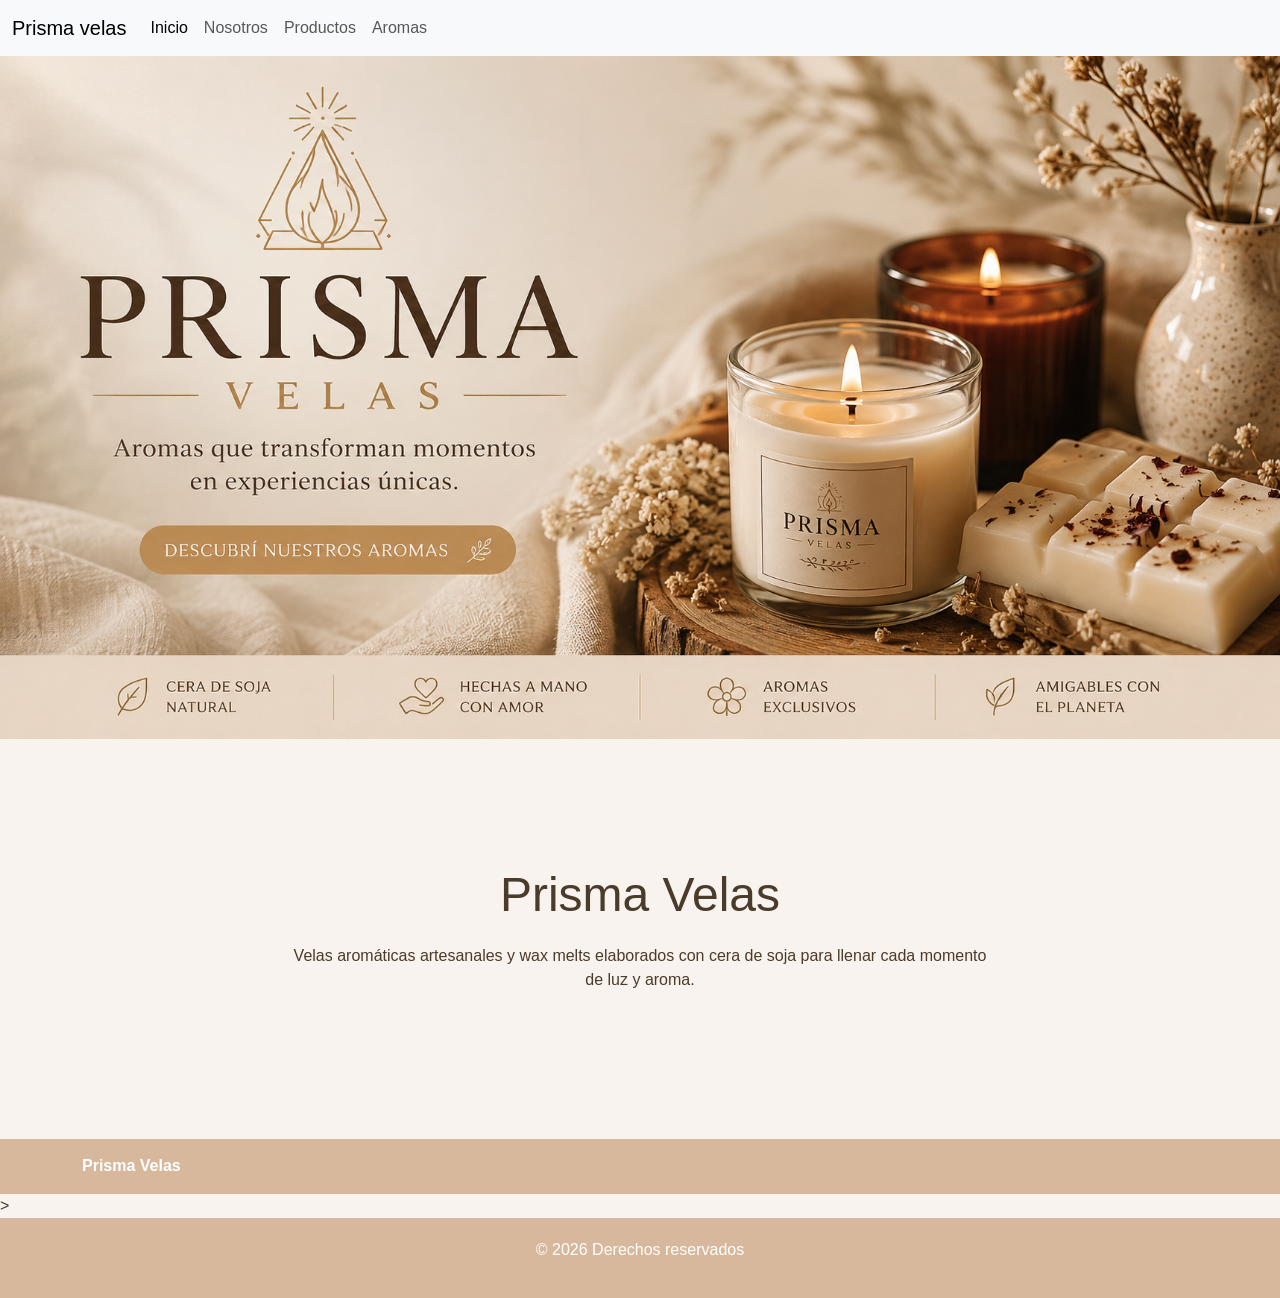
<file: PROYECTO FINAL/index.html>
<!DOCTYPE html>
<html lang="en">
<head>
    <meta charset="UTF-8">
    <meta name="viewport" content="width=device-width, initial-scale=1.0">
    <title>Prisma</title>

    <link href="https://cdn.jsdelivr.net/npm/bootstrap@5.3.8/dist/css/bootstrap.min.css" rel="stylesheet" integrity="sha384-sRIl4kxILFvY47J16cr9ZwB07vP4J8+LH7qKQnuqkuIAvNWLzeN8tE5YBujZqJLB" crossorigin="anonymous">
    <link rel="stylesheet" href="./css/estilos.css">
    

</head>

<body>
  <nav class="navbar navbar-expand-lg bg-body-tertiary">
  <div class="container-fluid">
    <a class="navbar-brand" href="#"> Prisma velas </a>
    <button class="navbar-toggler" type="button" data-bs-toggle="collapse" data-bs-target="#navbarSupportedContent" aria-controls="navbarSupportedContent" aria-expanded="false" aria-label="Toggle navigation">
      <span class="navbar-toggler-icon"></span>
    </button>
    <div class="collapse navbar-collapse" id="navbarSupportedContent">
      <ul class="navbar-nav me-auto mb-2 mb-lg-0">
        <li class="nav-item">
          <a class="nav-link active" aria-current="page" href="#">Inicio</a>
        </li>
        <li class="nav-item">
          <a class="nav-link" href="nosotros.html">Nosotros</a>
        </li>
        <li class="nav-item">
            <a class="nav-link" href="productos.html">Productos</a>
        </li>
         <li class="nav-item">
            <a class="nav-link" href="aromas.html">Aromas</a>
        </li>
          </ul>
        </li>
      </ul>
    </div>
  </div>
</nav>  
<header>
    <div>
        <a href="#">
            <img src="./img/baner.png" alt="Baner Prisma Velas">
        </a>
    </div>
    <main>
    <section class="hero">
    <div class="hero-content">
        <h1>Prisma Velas</h1>
        <p>
            Velas aromáticas artesanales y wax melts elaborados
            con cera de soja para llenar cada momento de luz y aroma.
        </p>
    </div>
</section>
</main>
</header>    

<nav class="menu">
    <div class="container">

        <a class="navbar-brand" href="index.html">
            Prisma Velas
        </a>

        <button
            class="navbar-toggler"
            type="button"
            data-bs-toggle="collapse"
            data-bs-target="#menu">
            <span class="navbar-toggler-icon"></span>
        </button>

        <div class="collapse navbar-collapse" id="menu">
            
        </div>

    </div>
</nav>
<script src="https://cdn.jsdelivr.net/npm/bootstrap@5.3.8/dist/js/bootstrap.bundle.min.js" integrity="sha384-FKyoEForCGlyvwx9Hj09JcYn3nv7wiPVlz7YYwJrWVcXK/BmnVDxM+D2scQbITxI" crossorigin="anonymous"></script>>
<footer class="mainFooter">
    <p>&copy; 2026 Derechos reservados</p>
</footer>
</body>
</html>
</file>
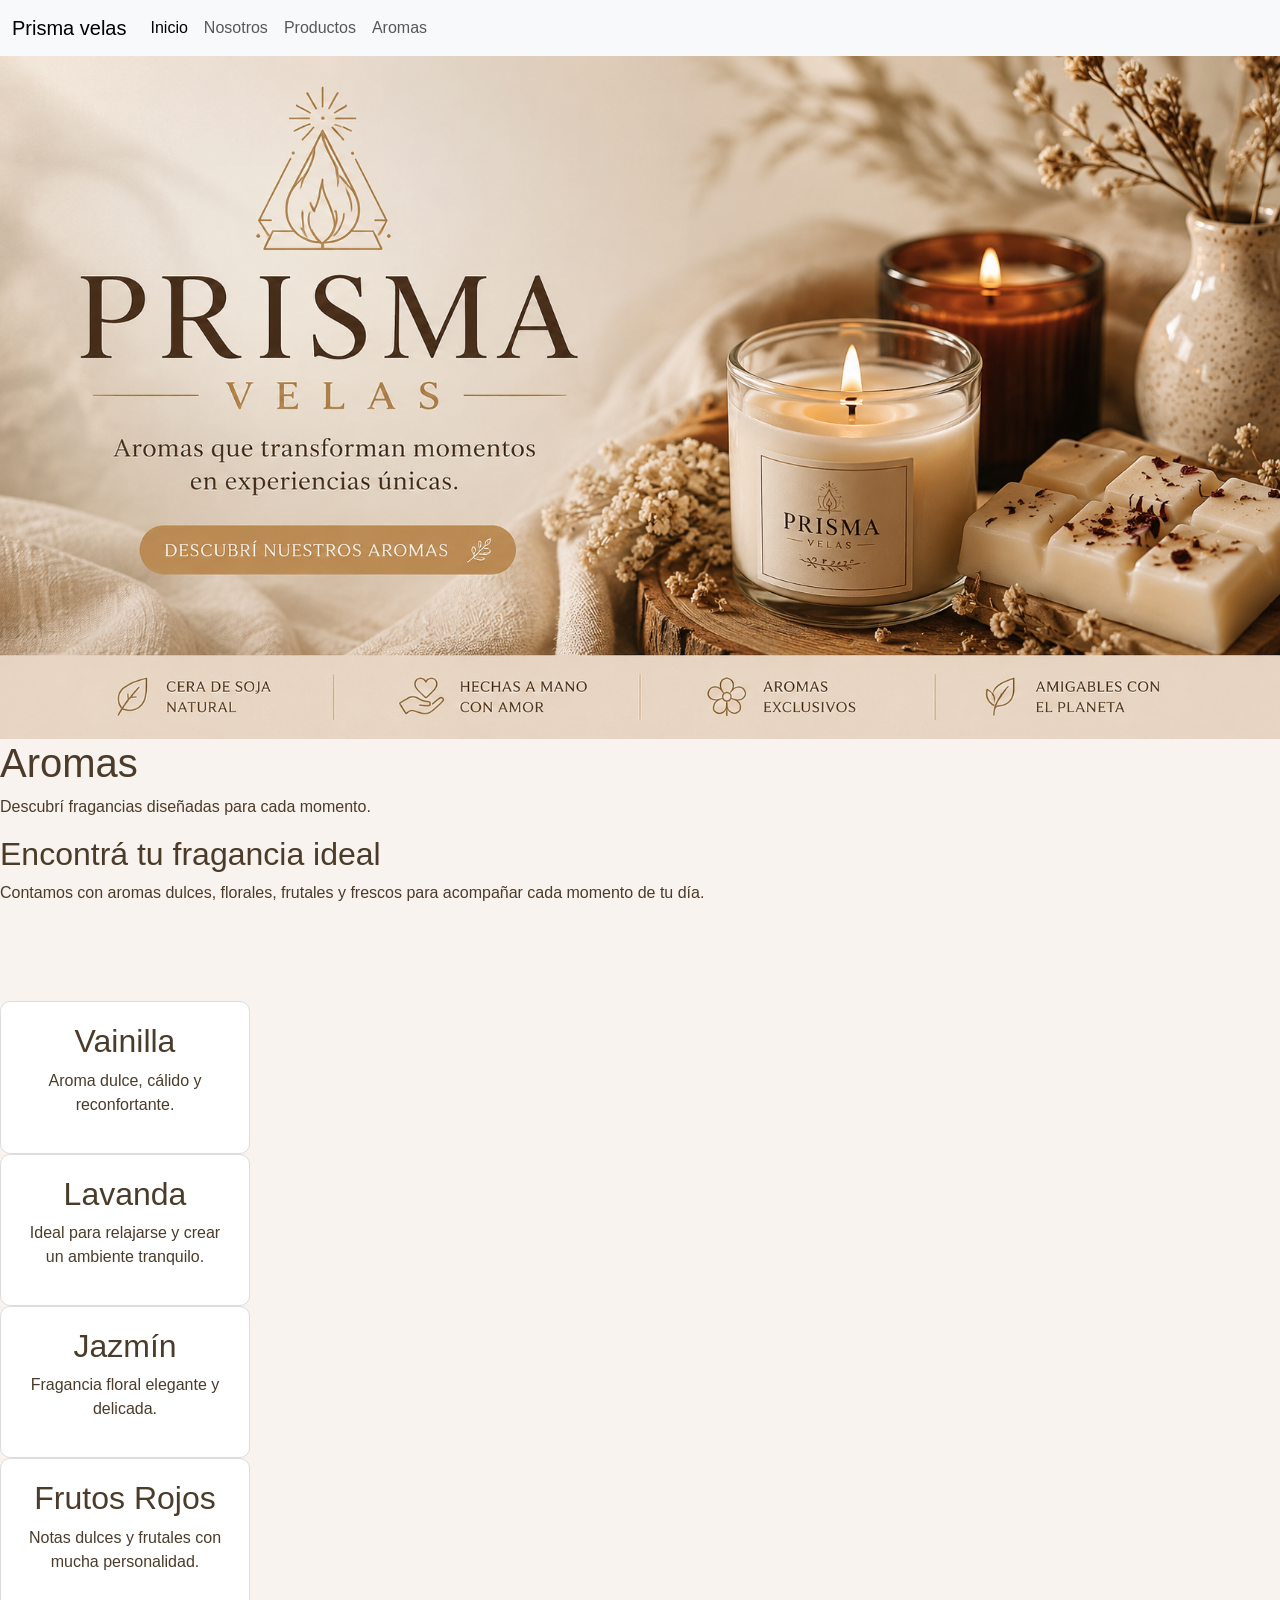
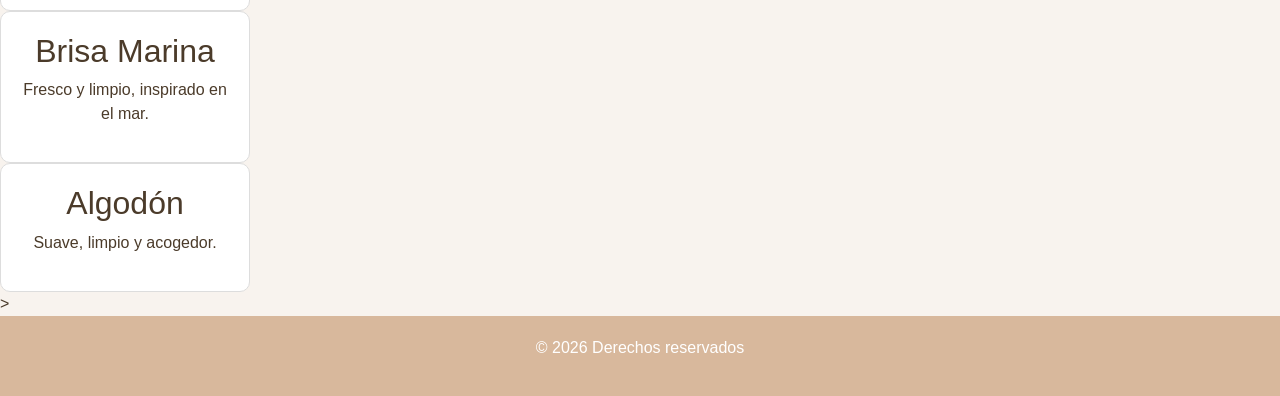
<file: PROYECTO FINAL/aromas.html>
<!DOCTYPE html>
<html lang="en">
<head>
    <meta charset="UTF-8">
    <meta name="viewport" content="width=device-width, initial-scale=1.0">
    <title>Prisma</title>

    <link href="https://cdn.jsdelivr.net/npm/bootstrap@5.3.8/dist/css/bootstrap.min.css" rel="stylesheet" integrity="sha384-sRIl4kxILFvY47J16cr9ZwB07vP4J8+LH7qKQnuqkuIAvNWLzeN8tE5YBujZqJLB" crossorigin="anonymous">
    <link rel="stylesheet" href="./css/estilos.css">
   

</head>
<body>
<nav class="navbar navbar-expand-lg bg-body-tertiary">
  <div class="container-fluid">
    <a class="navbar-brand" href="#"> Prisma velas </a>
    <button class="navbar-toggler" type="button" data-bs-toggle="collapse" data-bs-target="#navbarSupportedContent" aria-controls="navbarSupportedContent" aria-expanded="false" aria-label="Toggle navigation">
      <span class="navbar-toggler-icon"></span>
    </button>
    <div class="collapse navbar-collapse" id="navbarSupportedContent">
      <ul class="navbar-nav me-auto mb-2 mb-lg-0">
        <li class="nav-item">
          <a class="nav-link active" aria-current="page" href="#">Inicio</a>
        </li>
        <li class="nav-item">
          <a class="nav-link" href="nosotros.html">Nosotros</a>
        </li>
        <li class="nav-item">
            <a class="nav-link" href="productos.html">Productos</a>
        </li>
         <li class="nav-item">
            <a class="nav-link" href="aromas.html">Aromas</a>
        </li>
          </ul>
        </li>
      </ul>
    </div>
  </div>
</nav>  
<header>
    <div>
        <a href="#">
            <img src="./img/baner.png" alt="Baner Prisma Velas">
        </a>
    </div>

    <section class="page-banner">
        <h1>Aromas</h1>
        <p>Descubrí fragancias diseñadas para cada momento.</p>
    </section>
</header>

<main>
    <section class="intro-aromas">
    <h2>Encontrá tu fragancia ideal</h2>
    <p>
        Contamos con aromas dulces, florales, frutales y frescos
        para acompañar cada momento de tu día.
    </p>
</section>
<section class="aromas"></section>
      <div class="aroma-card">
            <h2>Vainilla</h2>
            <p>Aroma dulce, cálido y reconfortante.</p>
        </div>

        <div class="aroma-card">
            <h2>Lavanda</h2>
            <p>Ideal para relajarse y crear un ambiente tranquilo.</p>
        </div>

        <div class="aroma-card">
            <h2>Jazmín</h2>
            <p>Fragancia floral elegante y delicada.</p>
        </div>

        <div class="aroma-card">
            <h2>Frutos Rojos</h2>
            <p>Notas dulces y frutales con mucha personalidad.</p>
        </div>

        <div class="aroma-card">
            <h2>Brisa Marina</h2>
            <p>Fresco y limpio, inspirado en el mar.</p>
        </div>

        <div class="aroma-card">
            <h2>Algodón</h2>
            <p>Suave, limpio y acogedor.</p>
        </div>

    </section>
</main>
<script src="https://cdn.jsdelivr.net/npm/bootstrap@5.3.8/dist/js/bootstrap.bundle.min.js" integrity="sha384-FKyoEForCGlyvwx9Hj09JcYn3nv7wiPVlz7YYwJrWVcXK/BmnVDxM+D2scQbITxI" crossorigin="anonymous"></script>>
<footer class="mainFooter">
    <p>&copy; 2026 Derechos reservados</p>
</footer>
</body>
</html>
</file>
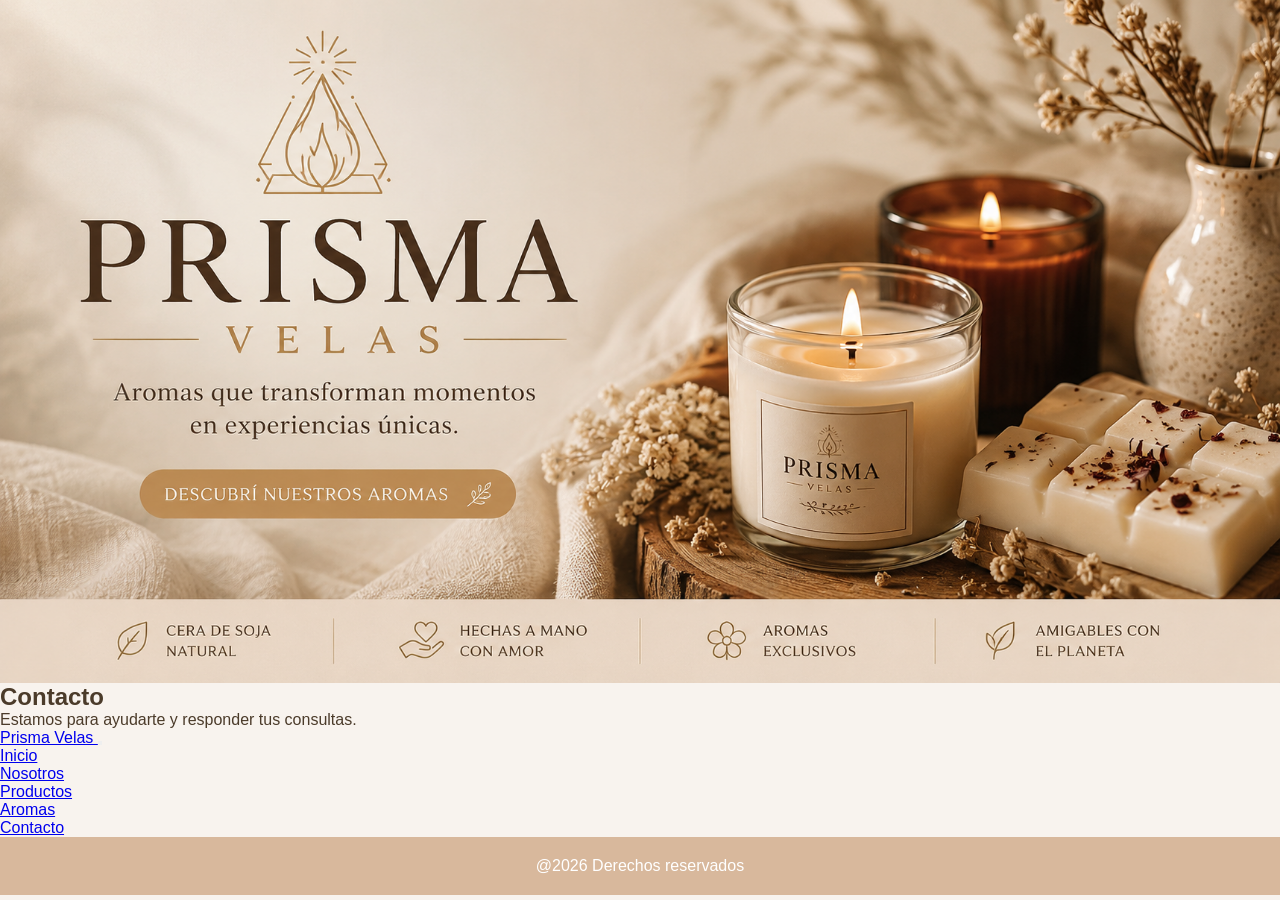
<file: PROYECTO FINAL/contactos.html>
<!DOCTYPE html>
<html lang="en">
<head>
    <meta charset="UTF-8">
    <meta name="viewport" content="width=device-width, initial-scale=1.0">
    <title>Prisma</title>


    <link rel="stylesheet" href="./css/estilos.css">
   

</head>

<body>
<header>
    <div>
        <a href="#">
            <img src="./img/baner.png" alt="Baner Prisma Velas">
        </a>
    </div>

    <section class="page-banner">
        <h1>Contacto</h1>
        <p>Estamos para ayudarte y responder tus consultas.</p>
    </section>
</header>

<main>
     <nav class="navbar navbar-expand-lg">
    <div class="container">

        <a class="navbar-brand" href="index.html">
            Prisma Velas
        </a>

        <button
            class="navbar-toggler"
            type="button"
            data-bs-toggle="collapse"
            data-bs-target="#menu">
            <span class="navbar-toggler-icon"></span>
        </button>

        <div class="collapse navbar-collapse" id="menu">
            <ul class="navbar-nav ms-auto">
                <li class="nav-item">
                    <a class="nav-link" href="index.html">Inicio</a>
                </li>

                <li class="nav-item">
                    <a class="nav-link" href="nosotros.html">Nosotros</a>
                </li>

                <li class="nav-item">
                    <a class="nav-link" href="productos.html">Productos</a>
                </li>

                <li class="nav-item">
                    <a class="nav-link" href="aromas.html">Aromas</a>
                </li>

                <li class="nav-item">
                    <a class="nav-link" href="contacto.html">Contacto</a>
                </li>
            </ul>
        </div>

    </div>
</nav>
</main>
</body>
<footer>@2026 Derechos reservados</footer>
</html>
</file>
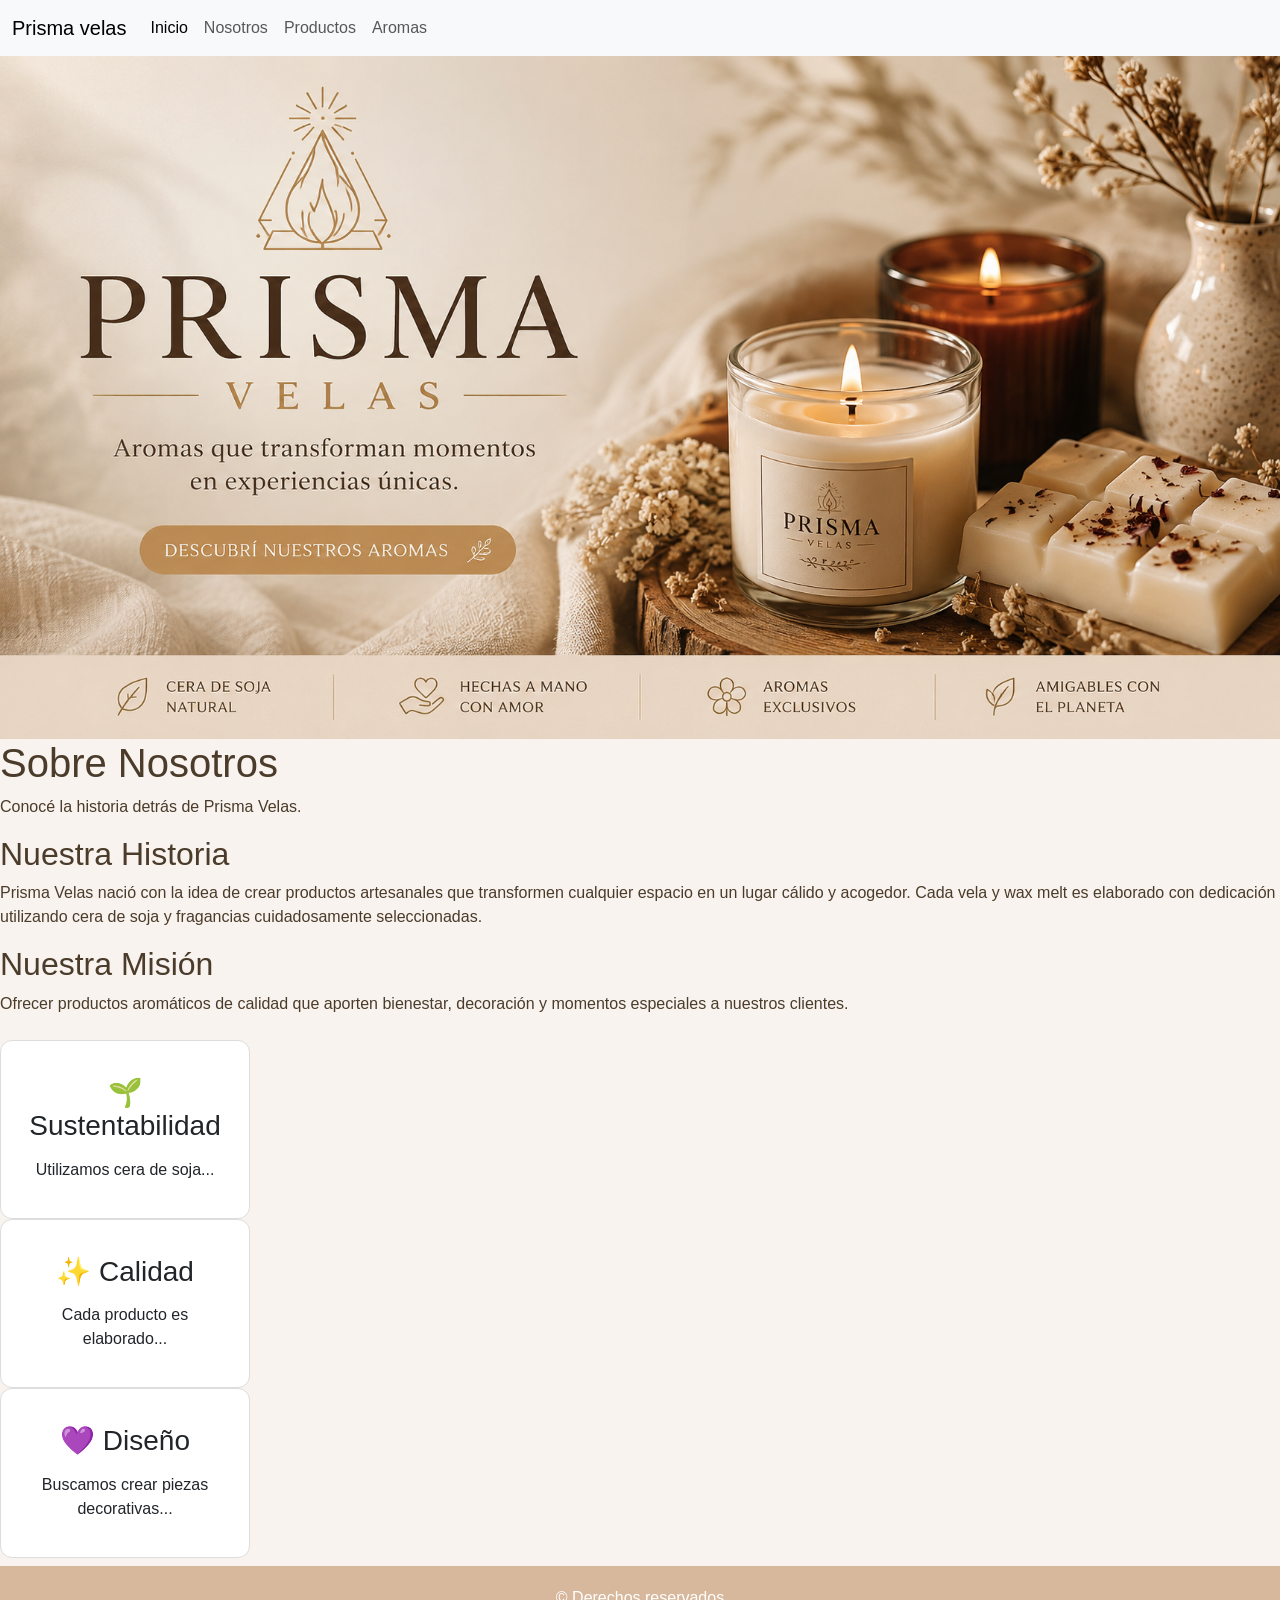
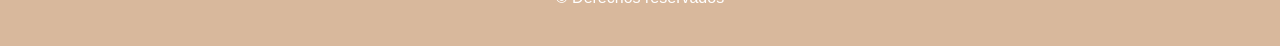
<file: PROYECTO FINAL/nosotros.html>
<!DOCTYPE html>
<html lang="en">
<head>
    <meta charset="UTF-8">
    <meta name="viewport" content="width=device-width, initial-scale=1.0">
    <title>Prisma</title>

    <link href="https://cdn.jsdelivr.net/npm/bootstrap@5.3.8/dist/css/bootstrap.min.css" rel="stylesheet" integrity="sha384-sRIl4kxILFvY47J16cr9ZwB07vP4J8+LH7qKQnuqkuIAvNWLzeN8tE5YBujZqJLB" crossorigin="anonymous">
    <link rel="stylesheet" href="./css/estilos.css">
   

</head>
<body>
      <nav class="navbar navbar-expand-lg bg-body-tertiary">
  <div class="container-fluid">
    <a class="navbar-brand" href="#"> Prisma velas </a>
    <button class="navbar-toggler" type="button" data-bs-toggle="collapse" data-bs-target="#navbarSupportedContent" aria-controls="navbarSupportedContent" aria-expanded="false" aria-label="Toggle navigation">
      <span class="navbar-toggler-icon"></span>
    </button>
    <div class="collapse navbar-collapse" id="navbarSupportedContent">
      <ul class="navbar-nav me-auto mb-2 mb-lg-0">
        <li class="nav-item">
          <a class="nav-link active" aria-current="page" href="#">Inicio</a>
        </li>
        <li class="nav-item">
          <a class="nav-link" href="nosotros.html">Nosotros</a>
        </li>
        <li class="nav-item">
            <a class="nav-link" href="productos.html">Productos</a>
        </li>
         <li class="nav-item">
            <a class="nav-link" href="aromas.html">Aromas</a>
        </li>
          </ul>
        </li>
      </ul>
    </div>
  </div>
</nav>  
<header>

    <div>
        <a href="#">
            <img src="./img/baner.png" alt="Banedr Prisma Velas">
        </a>
    </div>
    <section class="page-banner">
        <h1>Sobre Nosotros</h1>
        <p>Conocé la historia detrás de Prisma Velas.</p>
    </section>
</header>

<main>
   <section class="historia">
        <h2>Nuestra Historia</h2>

        <p>
            Prisma Velas nació con la idea de crear productos artesanales
            que transformen cualquier espacio en un lugar cálido y acogedor.
            Cada vela y wax melt es elaborado con dedicación utilizando
            cera de soja y fragancias cuidadosamente seleccionadas.
        </p>
    </section>

    <section class="mision">
        <h2>Nuestra Misión</h2>

        <p>
            Ofrecer productos aromáticos de calidad que aporten bienestar,
            decoración y momentos especiales a nuestros clientes.
        </p>
    </section>

    <nav class="navbar navbar-expand-lg">
    
   <section class="valores">

    <div class="card">
        <h3>🌱 Sustentabilidad</h3>
        <p>Utilizamos cera de soja...</p>
    </div>

    <div class="card">
        <h3>✨ Calidad</h3>
        <p>Cada producto es elaborado...</p>
    </div>

    <div class="card">
        <h3>💜 Diseño</h3>
        <p>Buscamos crear piezas decorativas...</p>
    </div>

</section>
</div>
</nav>
</main>
<script src="https://cdn.jsdelivr.net/npm/bootstrap@5.3.8/dist/js/bootstrap.bundle.min.js" integrity="sha384-FKyoEForCGlyvwx9Hj09JcYn3nv7wiPVlz7YYwJrWVcXK/BmnVDxM+D2scQbITxI" crossorigin="anonymous"></script>
<footer class="mainFooter">
    <p>&copy; Derechos reservados</p>
</footer>
</body>
</html>
</file>
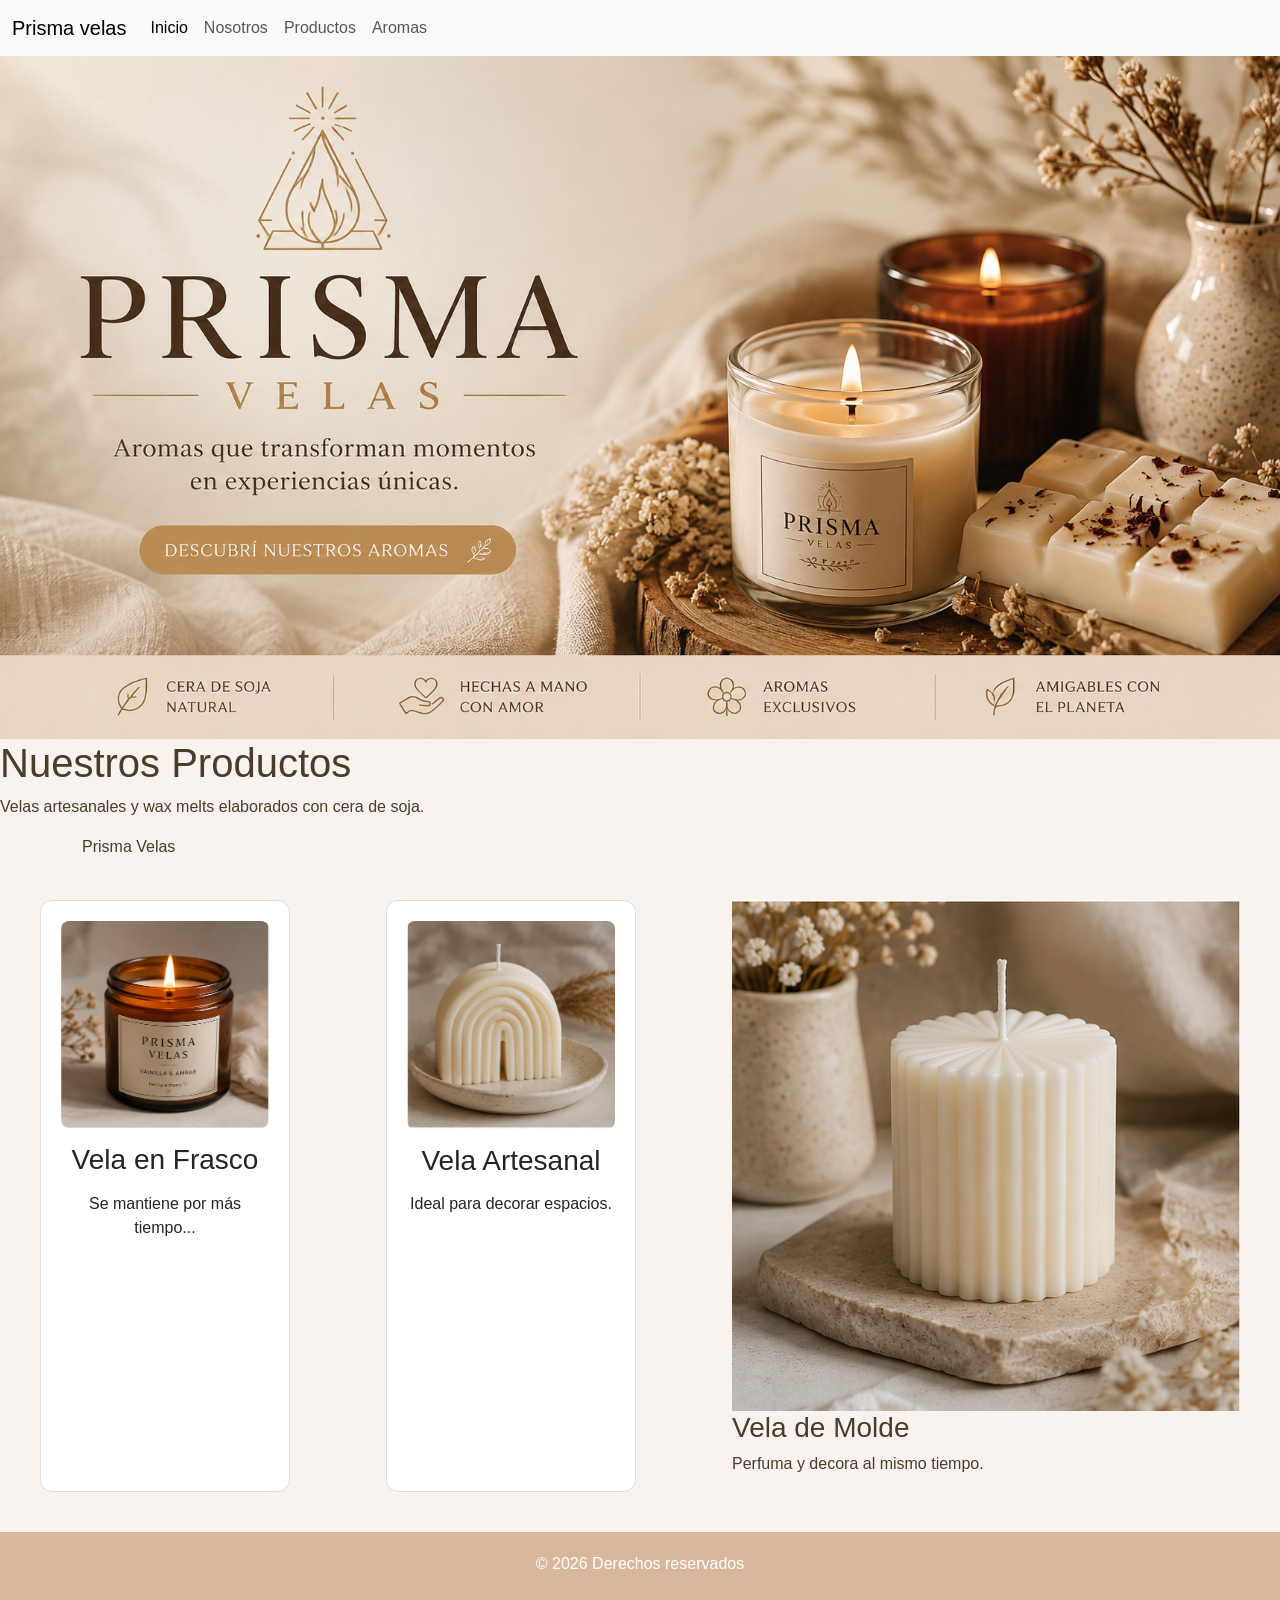
<file: PROYECTO FINAL/productos.html>
<!DOCTYPE html>
<html lang="en">
<head>
    <meta charset="UTF-8">
    <meta name="viewport" content="width=device-width, initial-scale=1.0">
    <title>Prisma</title>

    <link href="https://cdn.jsdelivr.net/npm/bootstrap@5.3.8/dist/css/bootstrap.min.css" rel="stylesheet" integrity="sha384-sRIl4kxILFvY47J16cr9ZwB07vP4J8+LH7qKQnuqkuIAvNWLzeN8tE5YBujZqJLB" crossorigin="anonymous">
    <link rel="stylesheet" href="./css/estilos.css">
   

</head>

<body>
<nav class="navbar navbar-expand-lg bg-body-tertiary">
  <div class="container-fluid">
    <a class="navbar-brand" href="#"> Prisma velas </a>
    <button class="navbar-toggler" type="button" data-bs-toggle="collapse" data-bs-target="#navbarSupportedContent" aria-controls="navbarSupportedContent" aria-expanded="false" aria-label="Toggle navigation">
      <span class="navbar-toggler-icon"></span>
    </button>
    <div class="collapse navbar-collapse" id="navbarSupportedContent">
      <ul class="navbar-nav me-auto mb-2 mb-lg-0">
        <li class="nav-item">
          <a class="nav-link active" aria-current="page" href="#">Inicio</a>
        </li>
        <li class="nav-item">
          <a class="nav-link" href="nosotros.html">Nosotros</a>
        </li>
        <li class="nav-item">
            <a class="nav-link" href="productos.html">Productos</a>
        </li>
         <li class="nav-item">
            <a class="nav-link" href="aromas.html">Aromas</a>
        </li>
          </ul>
        </li>
      </ul>
    </div>
  </div>
</nav> 
<header>
    <div>
        <a href="#">
            <img src="./img/baner.png" alt="Baner Prisma Velas">
        </a>
    </div>
    <section class="page-banner">
        <h1>Nuestros Productos</h1>
        <p>Velas artesanales y wax melts elaborados con cera de soja.</p>
    </section>
</header>

<main>
 
    <div class="container">

        <a class="navbar-brand" href="index.html">Prisma Velas</a>

        <button
            class="navbar-toggler"
            type="button"
            data-bs-toggle="collapse"
            data-bs-target="#menu">
            <span class="navbar-toggler-icon"></span>
        </button>

        <div class="collapse navbar-collapse" id="menu">
           <section class="textSection">
            <h2 class="sectionTitle">Sobre nuestros pruductos</h2>
            <p>Aqui encontraras algunas de todas las variedades de productos de nuestro catalogo</p>
           </section>
        </div>
    </div>
    <section class="productos-grid">

    <article class="card">
        <img src="img/frasco.png" alt="Vela en frasco">
        <h3>Vela en Frasco</h3>
        <p>Se mantiene por más tiempo...</p>
    </article>

    <article class="card">
        <img src="img/arco.png" alt="Vela Arco">
        <h3>Vela Artesanal</h3>
        <p>Ideal para decorar espacios.</p>
    </article>

    <articleclass="card">
        <img src="img/cilindro.png" alt="Vela Cilíndrica">
        <h3>Vela de Molde</h3>
        <p>Perfuma y decora al mismo tiempo.</p>
</article>

</section>
</main>
</header>

<script src="https://cdn.jsdelivr.net/npm/bootstrap@5.3.8/dist/js/bootstrap.bundle.min.js" integrity="sha384-FKyoEForCGlyvwx9Hj09JcYn3nv7wiPVlz7YYwJrWVcXK/BmnVDxM+D2scQbITxI" crossorigin="anonymous"></script>
<footer class="mainFooter">
    <p>&copy; 2026 Derechos reservados</p>
</footer>
</body>
</html>
</file>
<file: PROYECTO FINAL/css/estilos.css>
* {
  margin: 0;
  padding: 0;
  box-sizing: border-box;
}

body {
  font-family: Arial, sans-serif;
  background-color: #f8f3ee;
  color: #4b3b2a;
}

header img {
  width: 100%;
  height: auto;
  display: block;
}

.menu {
  background-color: #d8b89c;
  padding: 15px;
}
.menu ul {
  display: flex;
  justify-content: center;
  list-style: none;
  gap: 25px;
}
.menu a {
  text-decoration: none;
  color: #ffffff;
  font-weight: bold;
}

.hero {
  display: flex;
  justify-content: center;
  align-items: center;
  min-height: 400px;
  text-align: center;
  padding: 40px;
}
.hero .hero-content {
  max-width: 700px;
}
.hero h1 {
  font-size: 3rem;
  margin-bottom: 20px;
}
.hero p {
  margin-bottom: 20px;
}

.btn-principal {
  display: inline-block;
  background-color: #d8b89c;
  color: white;
  padding: 12px 24px;
  border-radius: 8px;
  text-decoration: none;
}

.destacados {
  display: flex;
  justify-content: center;
  flex-wrap: wrap;
  gap: 20px;
  padding: 40px;
}

.card {
  width: 250px;
  padding: 20px;
  border: 1px solid #ddd;
  border-radius: 12px;
  background-color: white;
  text-align: center;
}
.card img {
  width: 100%;
  border-radius: 8px;
}
.card h3 {
  margin: 15px 0;
}

.productos-grid {
  display: grid;
  grid-template-columns: repeat(3, 1fr);
  gap: 20px;
  padding: 40px;
}

.productos-grid {
    display: grid;
    grid-template-columns: repeat(3, 1fr);
    gap: 20px;
}
.aromas {
  display: flex;
  flex-wrap: wrap;
  justify-content: center;
  gap: 20px;
  padding: 40px;
}

.aroma-card {
  width: 250px;
  padding: 20px;
  border: 1px solid #ddd;
  border-radius: 10px;
  background-color: white;
  text-align: center;
}

.formulario {
  max-width: 600px;
  margin: 40px auto;
  padding: 20px;
  display: flex;
  flex-direction: column;
  gap: 15px;
}
.formulario input,
.formulario textarea {
  padding: 10px;
  border: 1px solid #ccc;
  border-radius: 5px;
}

.valores {
  width: 100%;
  border-radius: 8px;
}
footer {
  background-color: #d8b89c;
  color: white;
  text-align: center;
  padding: 20px;
}

@media (max-width: 768px) {
  .productos-grid {
    grid-template-columns: 1fr;
  }
  .menu ul {
    flex-direction: column;
    align-items: center;
  }
}
@media (max-width: 768px) {
  .hero {
    padding: 20px;
    text-align: center;
  }
  .productos-grid {
    grid-template-columns: 1fr;
  }
  .aromas {
    flex-direction: column;
    align-items: center;
  }
  .card {
    width: 90%;
  }
}/*# sourceMappingURL=estilos.css.map */
</file>
